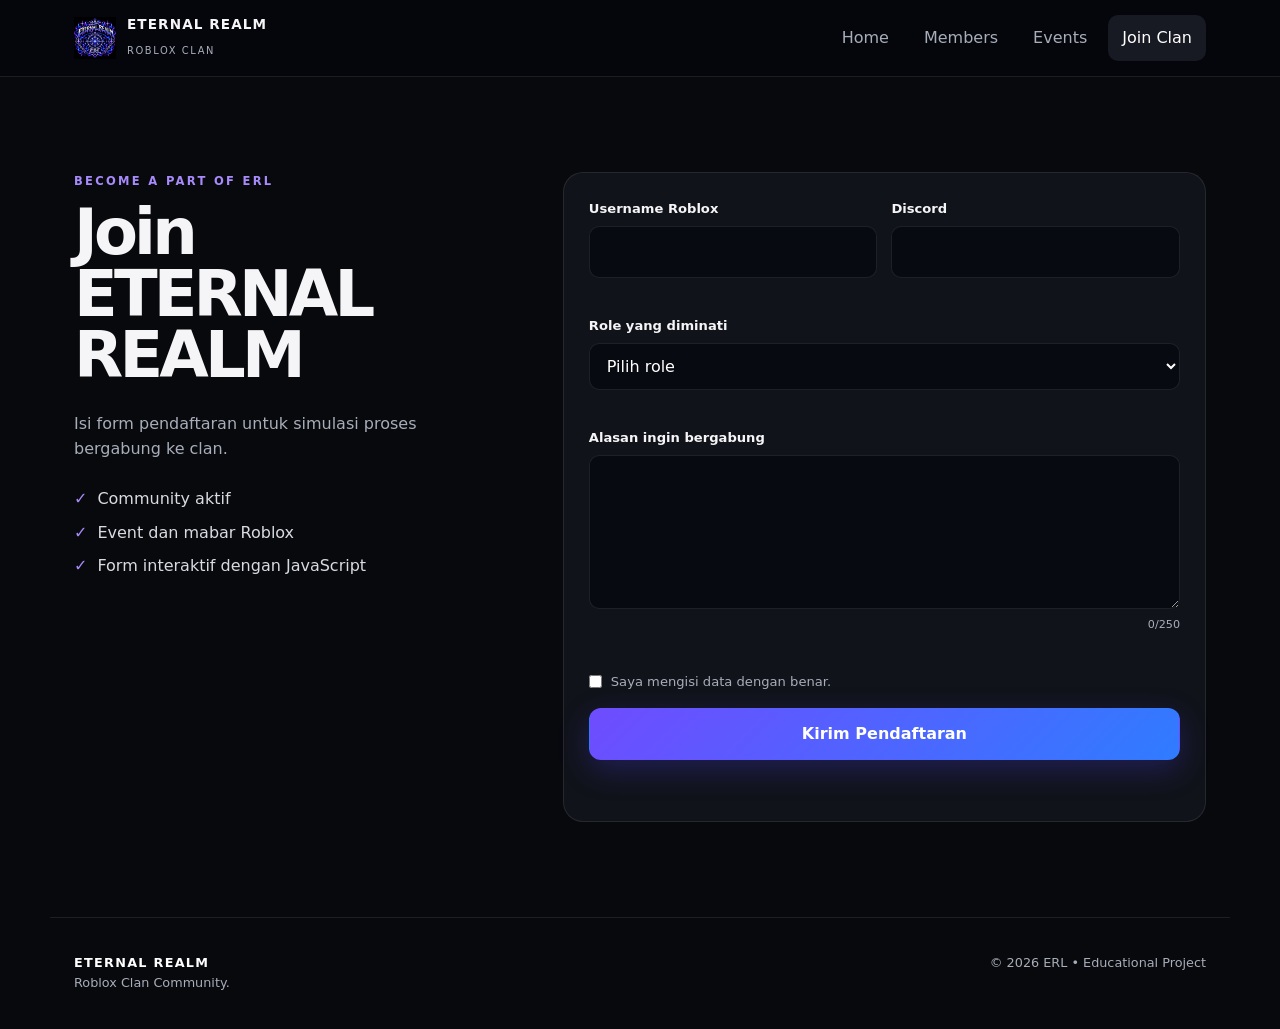
<file: join.html>
<!DOCTYPE html>
<html lang="id">
<head>
  <meta charset="UTF-8">
  <meta name="viewport" content="width=device-width, initial-scale=1.0">
  <meta name="description" content="Join ETERNAL REALM Roblox Clan">
  <title>ETERNAL REALM | Join Clan</title>
  <link rel="stylesheet" href="style.css">
</head>
<body>
  <header class="site-header">
    <nav class="navbar" aria-label="Navigasi utama">
      <a class="brand" href="index.html">
        <img class="brand-logo" data-erl-logo src="assets/erl-logo.png" alt="Logo ETERNAL REALM">
        <span>
          <strong>ETERNAL REALM</strong>
          <small>ROBLOX CLAN</small>
        </span>
      </a>

      <button class="menu-toggle" id="menuToggle" aria-label="Buka menu" aria-expanded="false">
        ☰
      </button>

      <div class="nav-links" id="navLinks">
        <a href="index.html">Home</a>
        <a href="members.html">Members</a>
        <a href="events.html">Events</a>
        <a class="active" href="join.html">Join Clan</a>
      </div>
    </nav>
  </header>

  <main>
    <section class="section join-section">
      <div class="join-info">
        <p class="eyebrow">BECOME A PART OF ERL</p>
        <h1>Join ETERNAL REALM</h1>
        <p>Isi form pendaftaran untuk simulasi proses bergabung ke clan.</p>

        <ul class="check-list">
          <li>Community aktif</li>
          <li>Event dan mabar Roblox</li>
          <li>Form interaktif dengan JavaScript</li>
        </ul>
      </div>

      <form class="join-form" id="joinForm" novalidate>
        <div class="form-row">
          <div class="field">
            <label for="username">Username Roblox</label>
            <input id="username" type="text" minlength="3" maxlength="20" required>
            <small class="error" id="usernameError"></small>
          </div>

          <div class="field">
            <label for="discord">Discord</label>
            <input id="discord" type="text" required>
            <small class="error" id="discordError"></small>
          </div>
        </div>

        <div class="field">
          <label for="role">Role yang diminati</label>
          <select id="role" required>
            <option value="">Pilih role</option>
            <option>Member</option>
            <option>Event Team</option>
            <option>Content Team</option>
          </select>
          <small class="error" id="roleError"></small>
        </div>

        <div class="field">
          <label for="reason">Alasan ingin bergabung</label>
          <textarea id="reason" rows="5" maxlength="250" required></textarea>
          <div class="textarea-meta">
            <span id="charCount">0</span>/250
          </div>
          <small class="error" id="reasonError"></small>
        </div>

        <label class="checkbox-field">
          <input id="agree" type="checkbox" required>
          <span>Saya mengisi data dengan benar.</span>
        </label>

        <button class="btn btn-primary full" type="submit">Kirim Pendaftaran</button>
        <p class="form-status" id="formStatus" role="status"></p>
      </form>
    </section>
  </main>

  <footer class="footer">
    <div>
      <strong>ETERNAL REALM</strong>
      <p>Roblox Clan Community.</p>
    </div>
    <p>© 2026 ERL • Educational Project</p>
  </footer>

  <script src="script.js"></script>
</body>
</html>
</file>
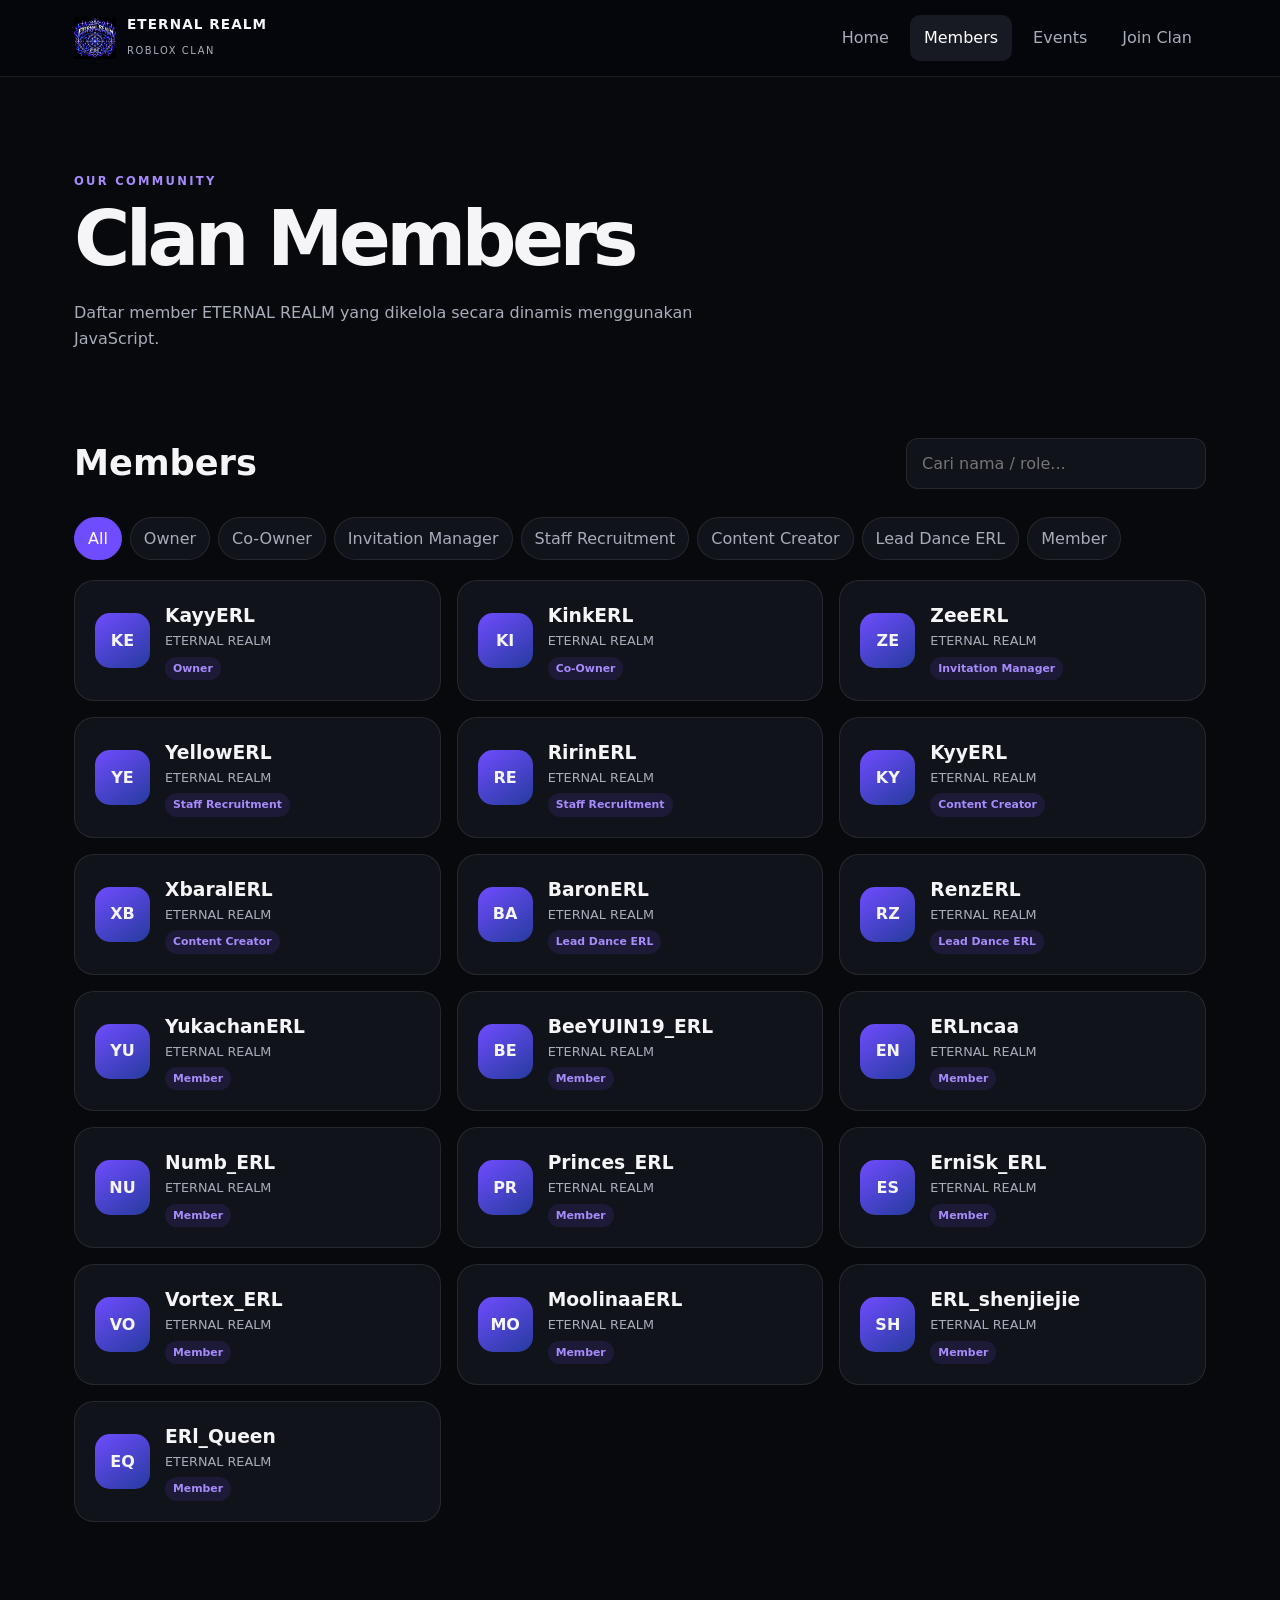
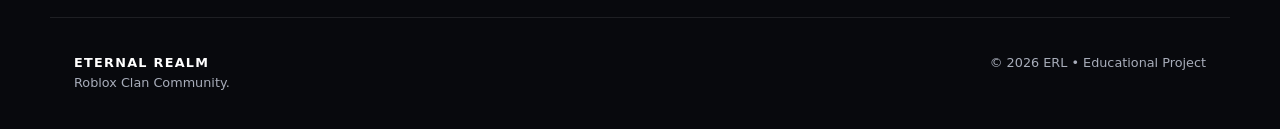
<file: members.html>
<!DOCTYPE html>
<html lang="id">
<head>
  <meta charset="UTF-8">
  <meta name="viewport" content="width=device-width, initial-scale=1.0">
  <meta name="description" content="ETERNAL REALM Members">
  <title>ETERNAL REALM | Members</title>
  <link rel="stylesheet" href="style.css">
</head>
<body>
  <header class="site-header">
    <nav class="navbar" aria-label="Navigasi utama">
      <a class="brand" href="index.html">
        <img class="brand-logo" data-erl-logo src="assets/erl-logo.png" alt="Logo ETERNAL REALM">
        <span>
          <strong>ETERNAL REALM</strong>
          <small>ROBLOX CLAN</small>
        </span>
      </a>

      <button class="menu-toggle" id="menuToggle" aria-label="Buka menu" aria-expanded="false">
        ☰
      </button>

      <div class="nav-links" id="navLinks">
        <a href="index.html">Home</a>
        <a class="active" href="members.html">Members</a>
        <a href="events.html">Events</a>
        <a href="join.html">Join Clan</a>
      </div>
    </nav>
  </header>

  <main>
    <section class="section page-head">
      <p class="eyebrow">OUR COMMUNITY</p>
      <h1>Clan Members</h1>
      <p>Daftar member ETERNAL REALM yang dikelola secara dinamis menggunakan JavaScript.</p>
    </section>

    <section class="section compact">
      <div class="section-heading">
        <h2>Members</h2>
        <label class="search-box">
          <span class="sr-only">Cari member</span>
          <input id="memberSearch" type="search" placeholder="Cari nama / role...">
        </label>
      </div>

      <div class="filter-row" id="roleFilters" aria-label="Filter role"></div>
      <div class="member-grid" id="memberGrid"></div>
      <p class="empty-state hidden" id="emptyMembers">Member tidak ditemukan.</p>
    </section>
  </main>

  <footer class="footer">
    <div>
      <strong>ETERNAL REALM</strong>
      <p>Roblox Clan Community.</p>
    </div>
    <p>© 2026 ERL • Educational Project</p>
  </footer>

  <script src="script.js"></script>
</body>
</html>
</file>
<file: style.css>
:root {
  --bg: #08090d;
  --surface: #11131a;
  --surface-2: #171a23;
  --text: #f5f5f7;
  --muted: #a8adba;
  --line: rgba(255, 255, 255, 0.09);
  --primary: #6f4cff;
  --blue: #2f7cff;
  --purple: #a855f7;
  --glow: #7c3cff;
  --max-width: 1180px;
}

* {
  box-sizing: border-box;
  margin: 0;
  padding: 0;
}

html {
  scroll-behavior: smooth;
}

body {
  min-height: 100vh;
  background: var(--bg);
  color: var(--text);
  font-family: Inter, system-ui, sans-serif;
  line-height: 1.6;
}

a {
  color: inherit;
  text-decoration: none;
}

button,
input,
select,
textarea {
  font: inherit;
}

.site-header {
  position: sticky;
  top: 0;
  z-index: 20;
  background: rgba(6, 7, 13, 0.9);
  border-bottom: 1px solid var(--line);
  backdrop-filter: blur(14px);
}

.navbar {
  display: flex;
  align-items: center;
  justify-content: space-between;
  gap: 24px;
  max-width: var(--max-width);
  min-height: 76px;
  margin: auto;
  padding: 0 24px;
}

.brand {
  display: flex;
  align-items: center;
  gap: 11px;
}

.brand-logo {
  width: 46px;
  height: 42px;
  flex: 0 0 42px;
  object-fit: contain;
}

.brand strong {
  display: block;
  font-size: 0.85rem;
  letter-spacing: 0.08em;
}

.brand small {
  color: var(--muted);
  font-size: 0.62rem;
  letter-spacing: 0.16em;
}

.nav-links {
  display: flex;
  gap: 7px;
}

.nav-links a {
  padding: 10px 14px;
  border-radius: 10px;
  color: var(--muted);
}

.nav-links a:hover,
.nav-links a.active {
  background: var(--surface-2);
  color: #fff;
}

.menu-toggle {
  display: none;
  border: 0;
  background: none;
  color: #fff;
  font-size: 1.5rem;
}

.section {
  max-width: var(--max-width);
  margin: auto;
  padding: 95px 24px;
}

.hero {
  display: grid;
  grid-template-columns: 1.1fr 0.9fr;
  align-items: center;
  gap: 70px;
  min-height: 700px;
}

.eyebrow {
  margin-bottom: 12px;
  color: #a78bfa;
  font-size: 0.72rem;
  font-weight: 900;
  letter-spacing: 0.2em;
}

.hero h1,
.page-head h1,
.join-info h1 {
  font-size: clamp(3rem, 7vw, 6rem);
  line-height: 0.96;
  letter-spacing: -0.06em;
}

.hero h1 span {
  color: var(--primary);
}

.hero-text,
.page-head > p:last-child,
.join-info > p:not(.eyebrow) {
  max-width: 650px;
  margin: 24px 0;
  color: var(--muted);
}

.hero-actions {
  display: flex;
  flex-wrap: wrap;
  gap: 12px;
}

.btn {
  display: inline-flex;
  align-items: center;
  justify-content: center;
  padding: 12px 18px;
  border: 1px solid var(--line);
  border-radius: 12px;
  cursor: pointer;
  font-weight: 800;
}

.btn-primary {
  border-color: transparent;
  background: linear-gradient(135deg, var(--primary), var(--blue));
  color: #fff;
  box-shadow: 0 10px 30px rgba(74, 67, 255, 0.25);
}

.btn-ghost {
  background: rgba(255, 255, 255, 0.03);
  color: #fff;
}

.mini-stats {
  display: flex;
  gap: 35px;
  margin-top: 55px;
}

.mini-stats div {
  display: flex;
  flex-direction: column;
}

.mini-stats strong {
  font-size: 1.5rem;
}

.mini-stats span {
  color: var(--muted);
  font-size: 0.8rem;
}

.hero-card {
  position: relative;
  display: grid;
  place-items: center;
  width: 100%;
  max-width: 440px;
  margin: auto;
  overflow: hidden;
  aspect-ratio: 1;
  border: 1px solid rgba(111, 76, 255, 0.35);
  border-radius: 38px;
  background: radial-gradient(circle, #21124f, #11152e 40%, #090b14 75%);
  box-shadow: 0 0 70px rgba(76, 60, 255, 0.12);
}

.hero-logo {
  position: relative;
  z-index: 2;
  width: min(250px, 72%);
  height: 250px;
  object-fit: contain;
  filter: drop-shadow(0 0 24px rgba(111, 76, 255, 0.28));
}

.hero-card > p {
  position: absolute;
  bottom: 58px;
  font-weight: 900;
  letter-spacing: 0.14em;
}

.hero-card > small {
  position: absolute;
  bottom: 34px;
  color: var(--muted);
  letter-spacing: 0.2em;
}

.orbit {
  position: absolute;
  border: 1px solid rgba(111, 76, 255, 0.25);
  border-radius: 50%;
  transform: rotate(-25deg);
}

.orbit-one {
  width: 88%;
  height: 45%;
}

.orbit-two {
  width: 45%;
  height: 88%;
}

.intro-grid {
  display: grid;
  grid-template-columns: repeat(3, 1fr);
  gap: 16px;
  padding-top: 0;
}

.info-card,
.member-card,
.event-card,
.join-form,
.activity-card {
  border: 1px solid var(--line);
  border-radius: 20px;
  background: var(--surface);
}

.info-card {
  padding: 25px;
}

.info-card .icon {
  color: #9b8cff;
  font-weight: 900;
}

.info-card h2 {
  margin: 18px 0 6px;
}

.info-card p {
  color: var(--muted);
}

.page-head {
  padding-bottom: 35px;
}

.page-head h1 {
  font-size: clamp(3rem, 6vw, 5rem);
}

.compact {
  padding-top: 25px;
}

.section-heading {
  display: flex;
  align-items: center;
  justify-content: space-between;
  gap: 20px;
  margin-bottom: 25px;
}

.section-heading h2 {
  font-size: 2.2rem;
}

.search-box input {
  width: 300px;
  padding: 12px 15px;
  outline: none;
  border: 1px solid var(--line);
  border-radius: 12px;
  background: var(--surface);
  color: #fff;
}

.filter-row {
  display: flex;
  flex-wrap: wrap;
  gap: 8px;
  margin-bottom: 20px;
}

.filter-btn {
  padding: 8px 13px;
  border: 1px solid var(--line);
  border-radius: 99px;
  background: var(--surface);
  color: var(--muted);
  cursor: pointer;
}

.filter-btn.active {
  border-color: var(--primary);
  background: var(--primary);
  color: #fff;
}

.member-grid,
.event-grid,
.activity-grid {
  display: grid;
  grid-template-columns: repeat(3, 1fr);
  gap: 16px;
}

.member-card {
  display: flex;
  align-items: center;
  gap: 15px;
  padding: 20px;
}

.avatar {
  display: grid;
  place-items: center;
  width: 55px;
  height: 55px;
  flex: 0 0 55px;
  border-radius: 15px;
  background: linear-gradient(145deg, #6f4cff, #263b9e);
  font-weight: 900;
}

.member-info p,
.event-card p {
  color: var(--muted);
  font-size: 0.8rem;
}

.role-tag {
  display: inline-block;
  margin-top: 5px;
  padding: 3px 8px;
  border-radius: 99px;
  background: rgba(111, 76, 255, 0.12);
  color: #a78bfa;
  font-size: 0.68rem;
  font-weight: 800;
}

.event-card {
  overflow: hidden;
  padding: 0;
}

.event-image,
.activity-card img {
  display: block;
  width: 100%;
  height: 210px;
  object-fit: cover;
}

.event-content,
.activity-card div {
  padding: 22px;
}

.event-date {
  color: #9b8cff;
  font-size: 0.75rem;
  font-weight: 900;
  letter-spacing: 0.12em;
}

.event-card h3,
.activity-card h3 {
  margin: 8px 0;
}

.event-meta {
  display: flex;
  justify-content: space-between;
  margin-top: 20px;
  color: var(--muted);
  font-size: 0.78rem;
}

.activity-section {
  padding-top: 10px;
}

.activity-card {
  overflow: hidden;
}

.activity-card p {
  margin: 0;
  color: var(--muted);
}

.join-section {
  display: grid;
  grid-template-columns: 0.8fr 1.2fr;
  align-items: start;
  gap: 60px;
}

.join-info h1 {
  font-size: clamp(2.5rem, 5vw, 4.6rem);
}

.check-list {
  list-style: none;
  color: #d9dbe2;
}

.check-list li {
  margin: 8px 0;
}

.check-list li::before {
  margin-right: 10px;
  color: #a78bfa;
  content: "✓";
  font-weight: 900;
}

.join-form {
  padding: 25px;
}

.form-row {
  display: grid;
  grid-template-columns: 1fr 1fr;
  gap: 14px;
}

.field {
  margin-bottom: 15px;
}

.field label {
  display: block;
  margin-bottom: 7px;
  font-size: 0.82rem;
  font-weight: 700;
}

.field input,
.field select,
.field textarea {
  width: 100%;
  padding: 12px 13px;
  outline: none;
  border: 1px solid var(--line);
  border-radius: 10px;
  background: #080a12;
  color: #fff;
}

.field textarea {
  resize: vertical;
}

.error {
  display: block;
  min-height: 18px;
  margin-top: 4px;
  color: #a78bfa;
  font-size: 0.72rem;
}

.textarea-meta {
  text-align: right;
  color: var(--muted);
  font-size: 0.7rem;
}

.checkbox-field {
  display: flex;
  align-items: center;
  gap: 9px;
  margin: 8px 0 16px;
  color: var(--muted);
  font-size: 0.82rem;
}

.full {
  width: 100%;
}

.form-status {
  min-height: 24px;
  margin-top: 12px;
  text-align: center;
  font-weight: 700;
}

.form-status.success {
  color: #76e3a1;
}

.form-status.fail {
  color: #a78bfa;
}

.empty-state {
  padding: 25px;
  color: var(--muted);
}

.hidden {
  display: none;
}

.sr-only {
  position: absolute;
  width: 1px;
  height: 1px;
  overflow: hidden;
  clip: rect(0, 0, 0, 0);
}

.footer {
  display: flex;
  justify-content: space-between;
  gap: 20px;
  max-width: var(--max-width);
  margin: auto;
  padding: 35px 24px;
  border-top: 1px solid var(--line);
  color: var(--muted);
  font-size: 0.8rem;
}

.footer strong {
  color: #fff;
  letter-spacing: 0.1em;
}

@media (max-width: 900px) {
  .hero {
    grid-template-columns: 1fr;
    text-align: center;
  }

  .hero-text {
    margin-right: auto;
    margin-left: auto;
  }

  .hero-actions,
  .mini-stats {
    justify-content: center;
  }

  .hero-card {
    max-width: 350px;
  }

  .intro-grid,
  .member-grid,
  .event-grid,
  .activity-grid {
    grid-template-columns: repeat(2, 1fr);
  }

  .join-section {
    grid-template-columns: 1fr;
  }
}

@media (max-width: 650px) {
  .navbar {
    min-height: 68px;
  }

  .menu-toggle {
    display: block;
  }

  .nav-links {
    position: absolute;
    top: 68px;
    left: 0;
    right: 0;
    display: none;
    flex-direction: column;
    padding: 12px 24px 20px;
    border-bottom: 1px solid var(--line);
    background: #0a0c16;
  }

  .nav-links.open {
    display: flex;
  }

  .section {
    padding: 65px 18px;
  }

  .hero {
    min-height: auto;
  }

  .hero h1 {
    font-size: 3.2rem;
  }

  .hero-logo {
    height: 190px;
  }

  .mini-stats {
    gap: 20px;
  }

  .section-heading {
    align-items: stretch;
    flex-direction: column;
  }

  .search-box input {
    width: 100%;
  }

  .intro-grid,
  .member-grid,
  .event-grid,
  .activity-grid,
  .form-row {
    grid-template-columns: 1fr;
  }

  .brand-logo {
    width: 36px;
    height: 36px;
    flex-basis: 36px;
  }

  .activity-card img {
    height: 200px;
  }

  .footer {
    flex-direction: column;
  }
}
</file>
